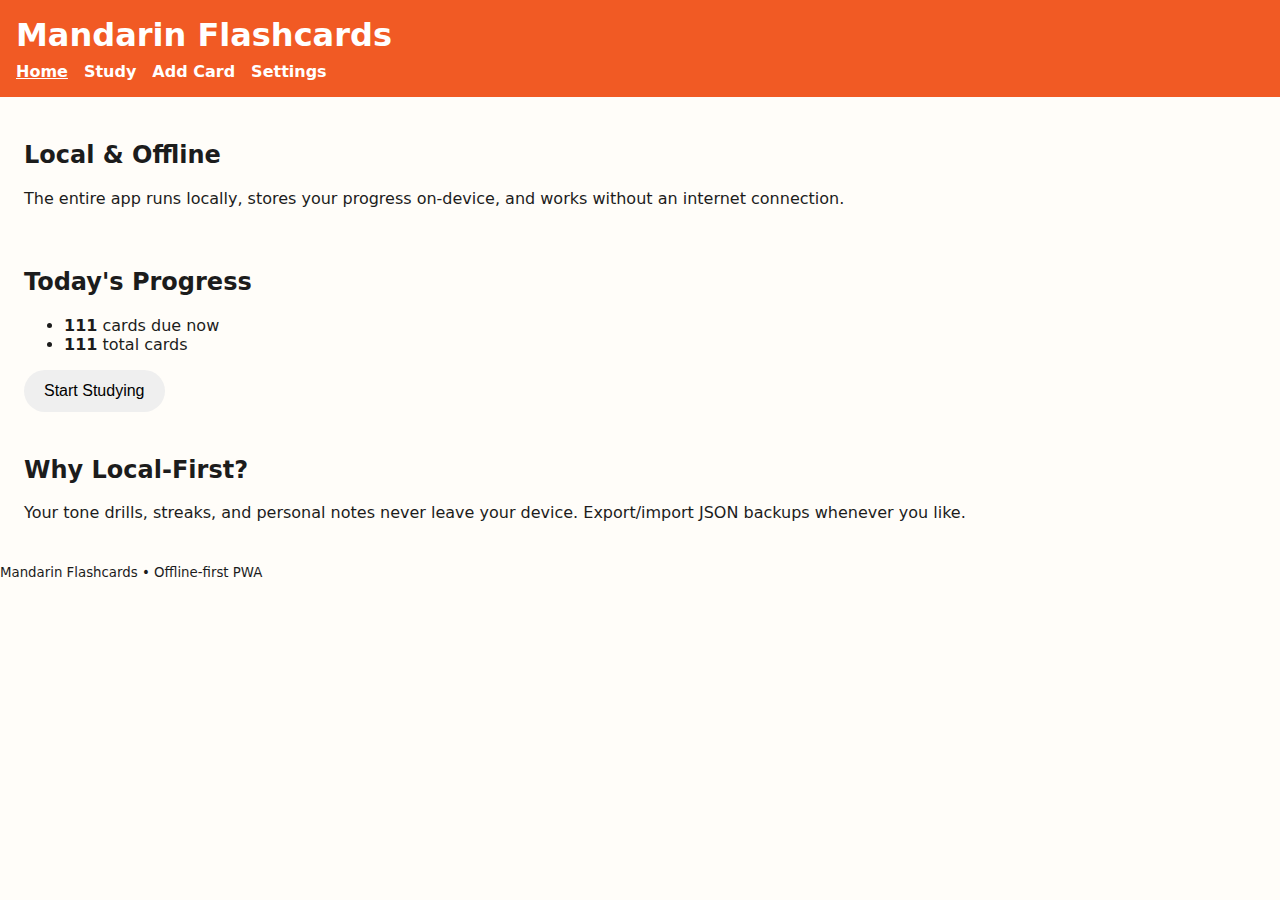
<file: app/index.html>
<!DOCTYPE html>
<html lang="en">
<head>
  <meta charset="UTF-8" />
  <meta name="viewport" content="width=device-width, initial-scale=1.0" />
  <title>Mandarin Flashcards</title>
  <link rel="manifest" href="manifest.webmanifest" />
  <link rel="stylesheet" href="styles.css" />
  <meta name="theme-color" content="#f15a24" />
</head>
<body>
  <header>
    <h1>Mandarin Flashcards</h1>
    <nav>
      <a href="index.html" aria-current="page">Home</a>
      <a href="study.html">Study</a>
      <a href="add.html">Add Card</a>
      <a href="settings.html">Settings</a>
    </nav>
  </header>

  <main>
    <section>
      <h2>Local & Offline</h2>
      <p>The entire app runs locally, stores your progress on-device, and works without an internet connection.</p>
    </section>

    <section id="stats">
      <h2>Today&apos;s Progress</h2>
      <ul>
        <li><strong id="due-count">0</strong> cards due now</li>
        <li><strong id="total-count">0</strong> total cards</li>
      </ul>
      <button id="start-btn">Start Studying</button>
    </section>

    <section>
      <h2>Why Local-First?</h2>
      <p>Your tone drills, streaks, and personal notes never leave your device. Export/import JSON backups whenever you like.</p>
    </section>
  </main>

  <footer>
    <small>Mandarin Flashcards • Offline-first PWA</small>
  </footer>

<script type="module" src="./app.js"></script>

</body>
</html>
</file>
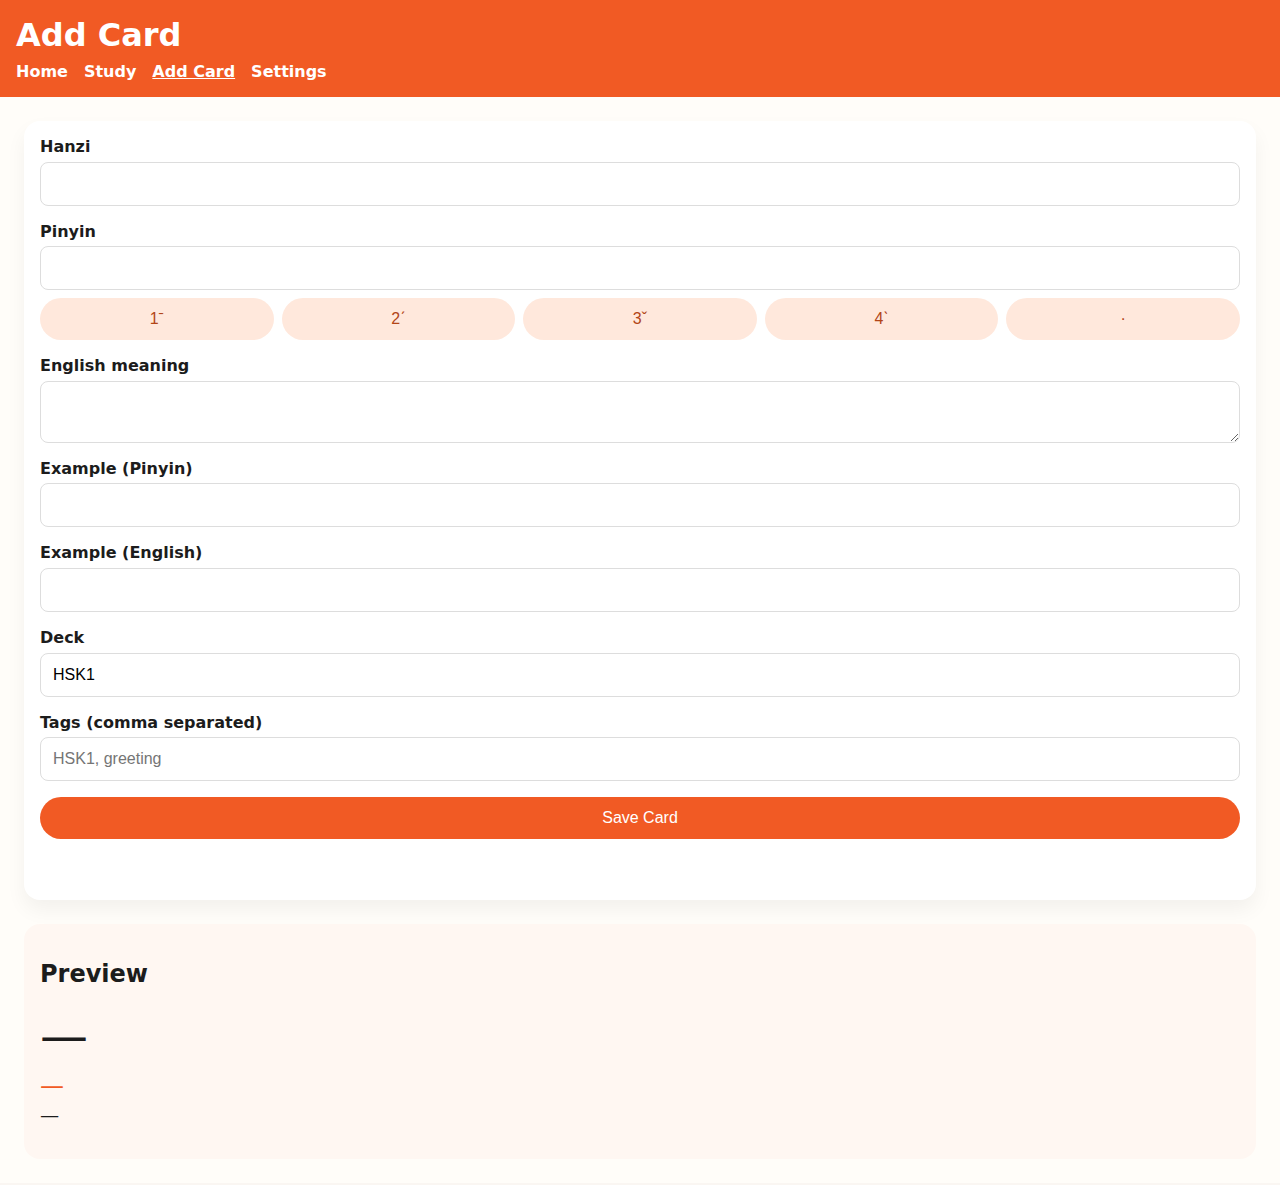
<file: app/add.html>
<!DOCTYPE html>
<html lang="en">
<head>
  <meta charset="UTF-8" />
  <meta name="viewport" content="width=device-width, initial-scale=1.0" />
  <title>Add Card • Mandarin Flashcards</title>
  <link rel="manifest" href="manifest.webmanifest" />
  <link rel="stylesheet" href="styles.css" />
</head>

<body data-page="add">
  <header>
    <h1>Add Card</h1>
    <nav>
      <a href="index.html">Home</a>
      <a href="study.html">Study</a>
      <a href="add.html" aria-current="page">Add Card</a>
      <a href="settings.html">Settings</a>
    </nav>
  </header>

  <main>
    <form id="card-form" class="card-form">
      <label>Hanzi
        <input type="text" name="hanzi" required />
      </label>
      <label>Pinyin
        <div class="tone-input">
          <input type="text" name="pinyin" id="pinyin-field" required />
          <div class="tone-buttons" aria-label="Tone selection">
            <button type="button" data-tone="1">1ˉ</button>
            <button type="button" data-tone="2">2ˊ</button>
            <button type="button" data-tone="3">3ˇ</button>
            <button type="button" data-tone="4">4ˋ</button>
            <button type="button" data-tone="5">·</button>
          </div>
        </div>
      </label>

      <label>English meaning
       <textarea name="english" required></textarea>
      </label>

      <label>Example (Pinyin)
      <input type="text" name="examplePinyin" />
      </label>

      <label>Example (English)
      <input type="text" name="exampleEn" />
      </label>
      <label>Deck
        <input type="text" name="deck" value="HSK1" />
      </label>
      <label>Tags (comma separated)
        <input type="text" name="tags" placeholder="HSK1, greeting" />
      </label>
      <button type="submit" class="primary">Save Card</button>
      <p id="status" class="hint"></p>
    </form>

    <section class="preview">
      <h2>Preview</h2>
      <p class="hanzi" id="preview-hanzi">—</p>
      <p class="pinyin" id="preview-pinyin">—</p>
      <p class="english" id="preview-english">—</p>
    </section>
  </main>

<script type="module" src="./app.js"></script>

</body>
</html>
</file>
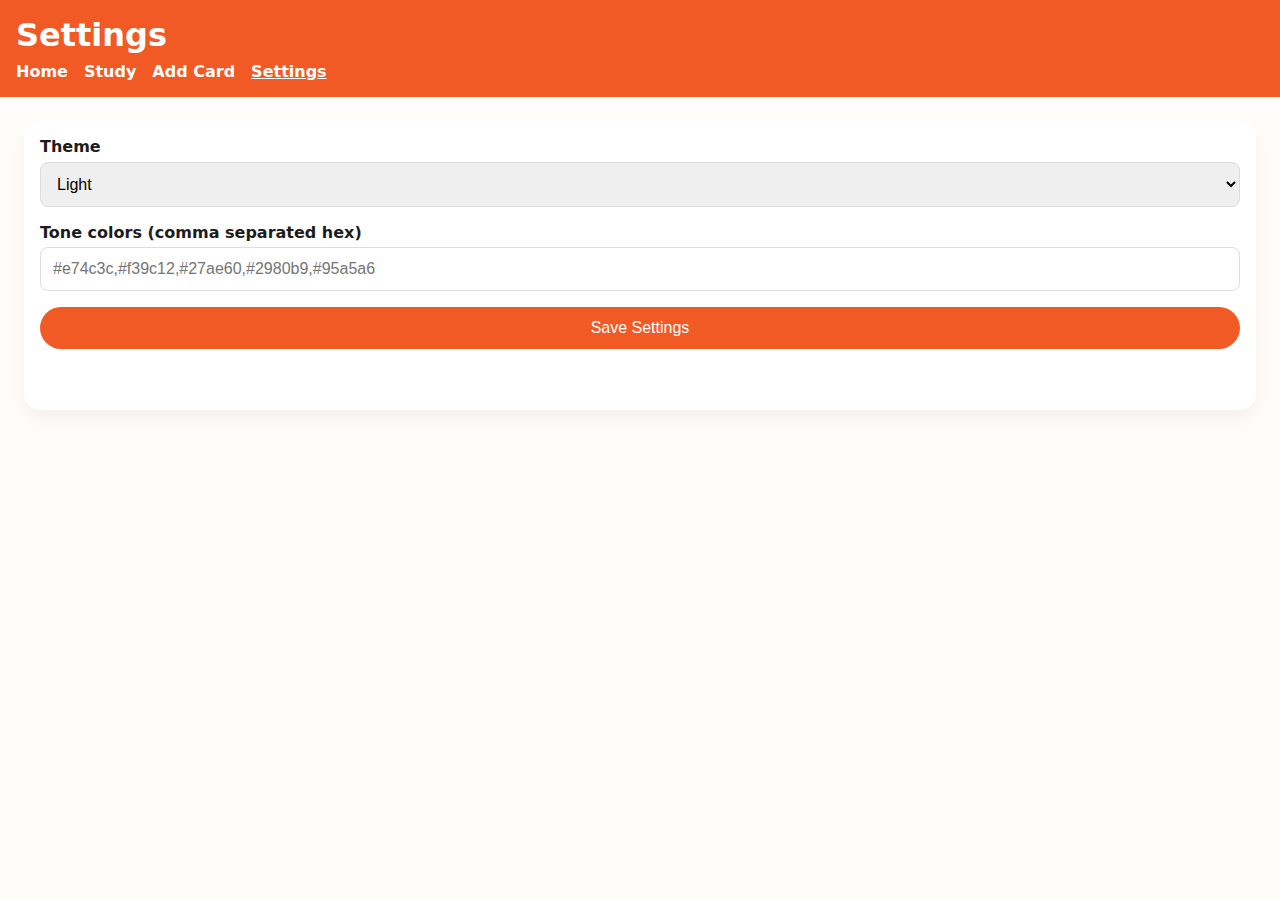
<file: app/settings.html>
<!DOCTYPE html>
<html lang="en">
<head>
  <meta charset="UTF-8" />
  <meta name="viewport" content="width=device-width, initial-scale=1.0" />
  <title>Settings • Mandarin Flashcards</title>
  <link rel="manifest" href="manifest.webmanifest" />
  <link rel="stylesheet" href="styles.css" />
</head>
<body>
  <header>
    <h1>Settings</h1>
    <nav>
      <a href="index.html">Home</a>
      <a href="study.html">Study</a>
      <a href="add.html">Add Card</a>
      <a href="settings.html" aria-current="page">Settings</a>
    </nav>
  </header>

  <main>
    <form id="settings-form" class="card-form">
      <label>Theme
        <select name="theme">
          <option value="light">Light</option>
          <option value="dark">Dark</option>
          <option value="system">System</option>
        </select>
      </label>
      <label>Tone colors (comma separated hex)
        <input type="text" name="toneColors" placeholder="#e74c3c,#f39c12,#27ae60,#2980b9,#95a5a6" />
      </label>
      <button type="submit" class="primary">Save Settings</button>
      <p id="settings-status" class="hint"></p>
    </form>
  </main>

<script type="module" src="./app.js"></script>

</body>
</html>
</file>
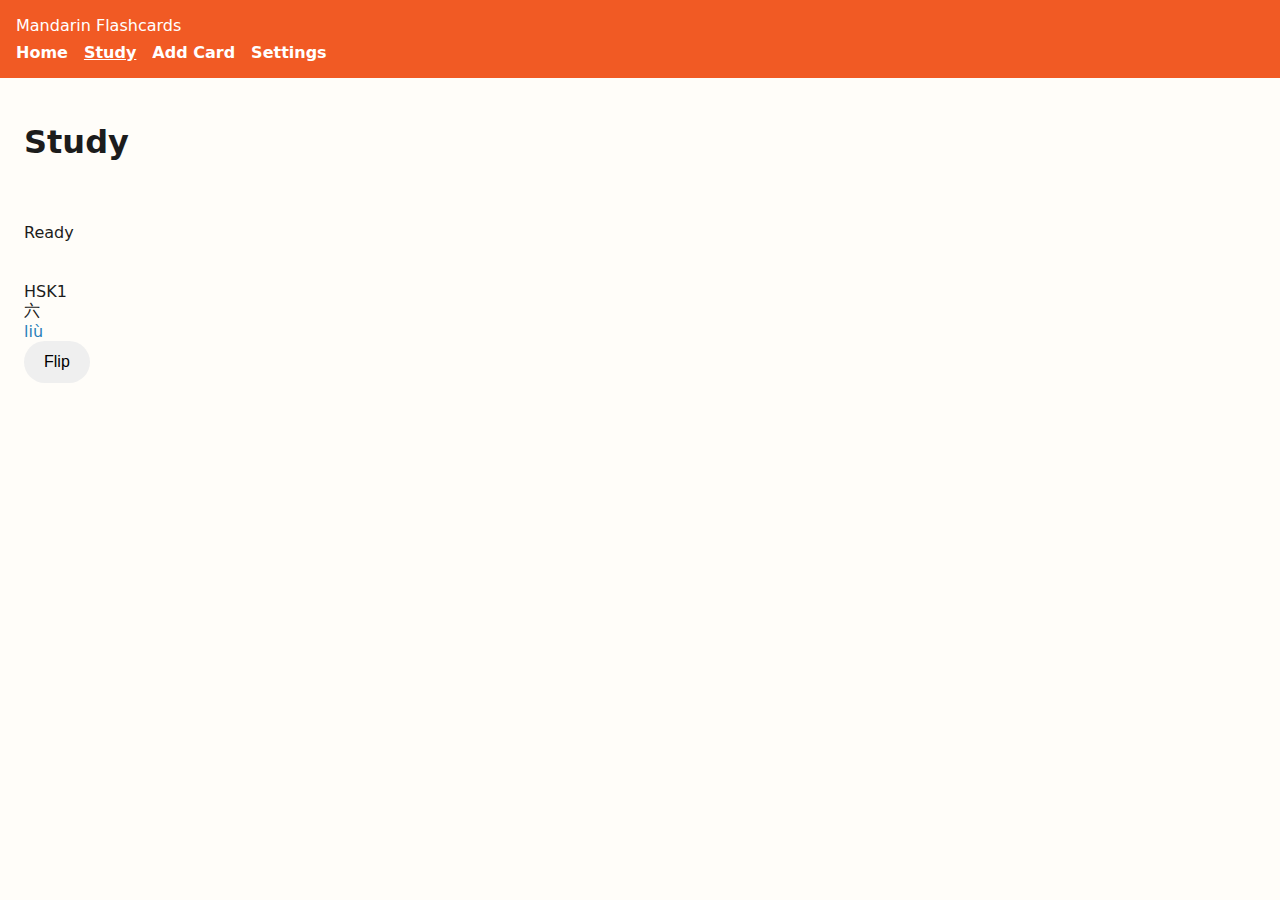
<file: app/study.html>
<!DOCTYPE html>
<html lang="en">
<head>
  <meta charset="UTF-8" />
  <meta name="viewport" content="width=device-width, initial-scale=1.0" />
  <title>Study • Mandarin Flashcards</title>
  <link rel="manifest" href="manifest.webmanifest" />
  <link rel="stylesheet" href="styles.css" />
</head>

<body data-page="study">
  <header class="topbar">
    <div class="brand">Mandarin Flashcards</div>
    <nav class="nav">
      <a href="index.html">Home</a>
      <a href="study.html" aria-current="page">Study</a>
      <a href="add.html">Add Card</a>
      <a href="settings.html">Settings</a>
    </nav>
  </header>

  <main class="container">
    <h1>Study</h1>
    <p data-status>Loading…</p>
    <div id="study-root"></div>
  </main>

  <script type="module" src="./app.js"></script>
</body>
</html>
</file>
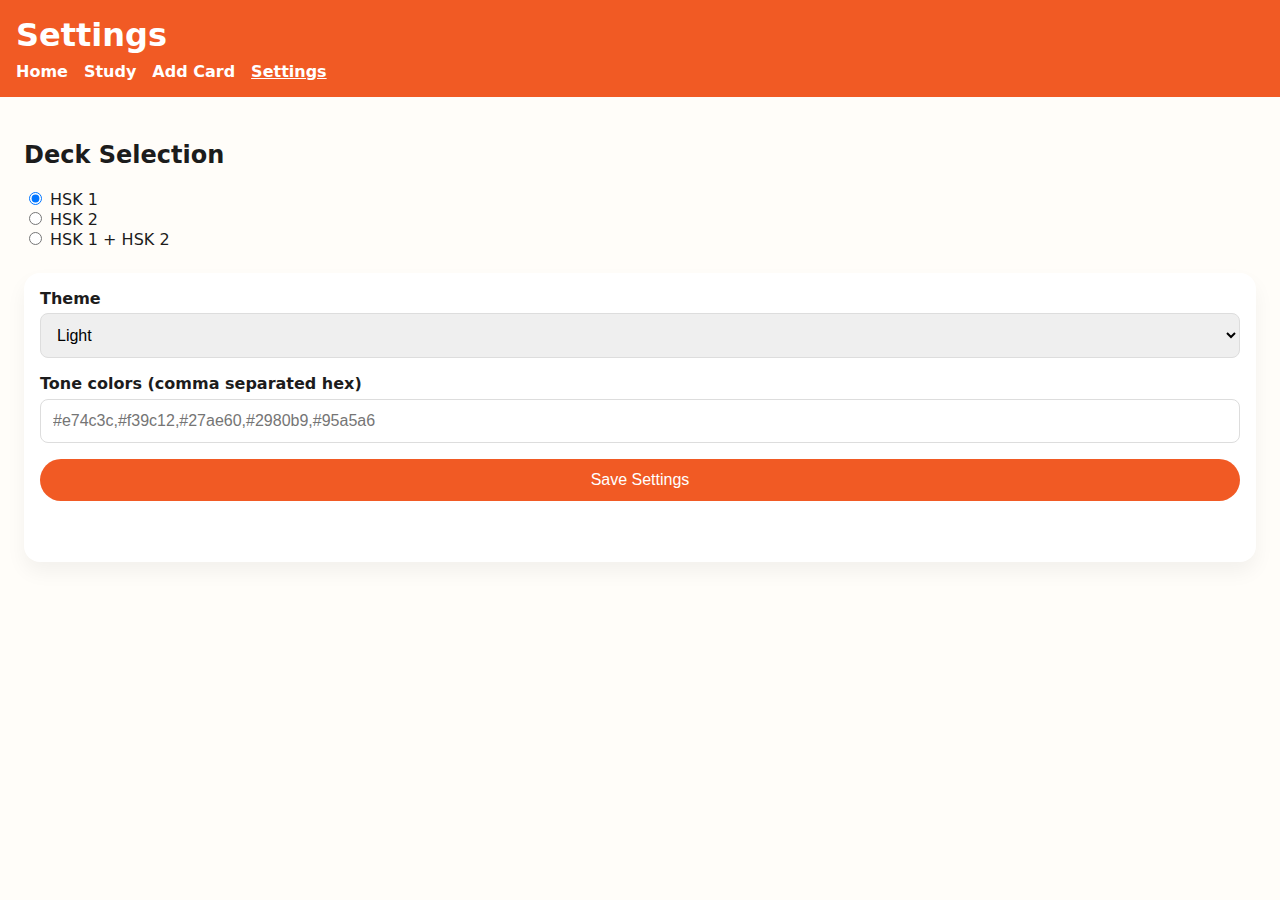
<file: docs/settings.html>
<!DOCTYPE html>
<html lang="en">
<head>
  <meta charset="UTF-8" />
  <meta name="viewport" content="width=device-width, initial-scale=1.0" />
  <title>Settings • Mandarin Flashcards</title>
  <link rel="manifest" href="manifest.webmanifest" />
  <link rel="stylesheet" href="styles.css" />
</head>
<body>
  <header>
    <h1>Settings</h1>
    <nav>
      <a href="index.html">Home</a>
      <a href="study.html">Study</a>
      <a href="add.html">Add Card</a>
      <a href="settings.html" aria-current="page">Settings</a>
    </nav>
  </header>

  <main>
<section>
  <h2>Deck Selection</h2>
  <label>
    <input type="radio" name="deckMode" value="HSK1" checked>
    HSK 1
  </label>
  <br>
  <label>
    <input type="radio" name="deckMode" value="HSK2">
    HSK 2
  </label>
  <br>
  <label>
    <input type="radio" name="deckMode" value="BOTH">
    HSK 1 + HSK 2
  </label>
</section>
    <form id="settings-form" class="card-form">
      <label>Theme
        <select name="theme">
          <option value="light">Light</option>
          <option value="dark">Dark</option>
          <option value="system">System</option>
        </select>
      </label>
      <label>Tone colors (comma separated hex)
        <input type="text" name="toneColors" placeholder="#e74c3c,#f39c12,#27ae60,#2980b9,#95a5a6" />
      </label>
      <button type="submit" class="primary">Save Settings</button>
      <p id="settings-status" class="hint"></p>
    </form>
  </main>

<script type="module" src="./app.js"></script>

</body>
</html>
</file>
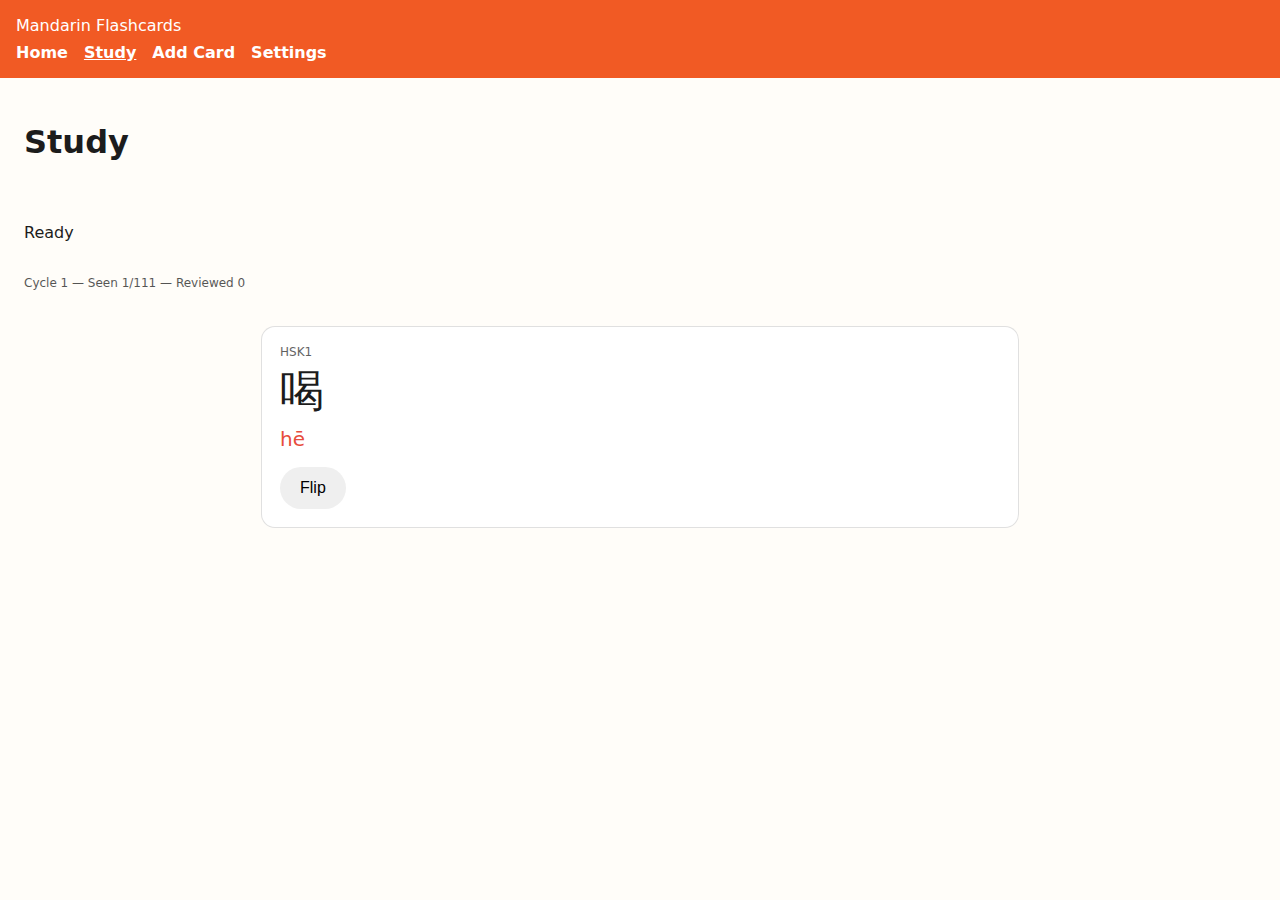
<file: docs/study.html>
<!DOCTYPE html>
<html lang="en">
<head>
  <meta charset="UTF-8" />
  <meta name="viewport" content="width=device-width, initial-scale=1.0" />
  <title>Study • Mandarin Flashcards</title>
  <link rel="manifest" href="manifest.webmanifest" />
  <link rel="stylesheet" href="styles.css" />
</head>

<body data-page="study">
  <header class="topbar">
    <div class="brand">Mandarin Flashcards</div>
    <nav class="nav">
      <a href="index.html">Home</a>
      <a href="study.html" aria-current="page">Study</a>
      <a href="add.html">Add Card</a>
      <a href="settings.html">Settings</a>
    </nav>
  </header>

  <main class="container">
    <h1>Study</h1>
    <p data-status>Loading…</p>
    <p id="card-count" style="font-size: 12px; opacity: 0.75; margin-top: -6px;">&nbsp;</p>
    <div id="study-root"></div>
  </main>

  <script type="module" src="./app.js"></script>
</body>
</html>
</file>
<file: app/styles.css>
:root {
  color-scheme: light dark;
  font-family: 'Inter', 'Segoe UI', system-ui, -apple-system, sans-serif;
  background-color: #faf6f2;
  color: #1c1c1c;
}

body {
  margin: 0;
  min-height: 100vh;
  background: #fffdf9;
  color: #1c1c1c;
}

header {
  background: #f15a24;
  color: #fff;
  padding: 1rem;
}

header h1 {
  margin: 0;
}

nav {
  display: flex;
  gap: 1rem;
  flex-wrap: wrap;
  margin-top: 0.5rem;
}

nav a {
  color: #fff;
  text-decoration: none;
  font-weight: 600;
}

nav a[aria-current='page'] {
  text-decoration: underline;
}

main {
  padding: 1.5rem;
  display: grid;
  gap: 1.5rem;
}

.card {
  border-radius: 1rem;
  background: #fff;
  padding: 1.5rem;
  box-shadow: 0 10px 30px rgba(0, 0, 0, 0.08);
}

.hanzi {
  font-size: 3rem;
  margin: 0.5rem 0;
}

.pinyin {
  font-size: 1.5rem;
  color: #f15a24;
  margin: 0.25rem 0;
}

.english {
  font-size: 1.2rem;
  margin: 0.25rem 0 1rem;
}

.tags {
  display: flex;
  flex-wrap: wrap;
  gap: 0.5rem;
}

.chip {
  background: #ffe8dc;
  padding: 0.25rem 0.75rem;
  border-radius: 999px;
  font-size: 0.85rem;
}

.controls {
  display: flex;
  gap: 1rem;
}

button {
  border: none;
  padding: 0.75rem 1.25rem;
  border-radius: 999px;
  font-size: 1rem;
  cursor: pointer;
}

button.primary {
  background: #f15a24;
  color: #fff;
}

button.secondary {
  background: #ffe8dc;
  color: #b24517;
}

button:disabled {
  opacity: 0.4;
  cursor: not-allowed;
}

.card-form {
  background: #fff;
  padding: 1rem;
  border-radius: 1rem;
  box-shadow: 0 10px 20px rgba(0,0,0,0.05);
  display: grid;
  gap: 1rem;
}

.card-form label {
  display: grid;
  gap: 0.35rem;
  font-weight: 600;
}

.card-form input,
.card-form textarea,
.card-form select {
  border: 1px solid #ddd;
  border-radius: 0.5rem;
  padding: 0.75rem;
  font-size: 1rem;
}

.tone-input {
  display: grid;
  gap: 0.5rem;
}

.tone-buttons {
  display: flex;
  gap: 0.5rem;
}

.tone-buttons button {
  flex: 1;
  background: #ffe8dc;
  color: #b24517;
}

.preview {
  background: #fff7f2;
  padding: 1rem;
  border-radius: 1rem;
}

.hint {
  color: #6c6c6c;
  font-size: 0.9rem;
}

@media (max-width: 600px) {
  nav {
    flex-direction: column;
  }
  .controls {
    flex-direction: column;
  }
}
</file>
<file: docs/styles.css>
:root {
  color-scheme: light dark;
  font-family: 'Inter', 'Segoe UI', system-ui, -apple-system, sans-serif;
  background-color: #faf6f2;
  color: #1c1c1c;
}

body {
  margin: 0;
  min-height: 100vh;
  background: #fffdf9;
  color: #1c1c1c;
}

header {
  background: #f15a24;
  color: #fff;
  padding: 1rem;
}

header h1 {
  margin: 0;
}

nav {
  display: flex;
  gap: 1rem;
  flex-wrap: wrap;
  margin-top: 0.5rem;
}

nav a {
  color: #fff;
  text-decoration: none;
  font-weight: 600;
}

nav a[aria-current='page'] {
  text-decoration: underline;
}

main {
  padding: 1.5rem;
  display: grid;
  gap: 1.5rem;
}

.card {
  border-radius: 1rem;
  background: #fff;
  padding: 1.5rem;
  box-shadow: 0 10px 30px rgba(0, 0, 0, 0.08);
}

.hanzi {
  font-size: 3rem;
  margin: 0.5rem 0;
}

.pinyin {
  font-size: 1.5rem;
  color: #f15a24;
  margin: 0.25rem 0;
}

.english {
  font-size: 1.2rem;
  margin: 0.25rem 0 1rem;
}

.tags {
  display: flex;
  flex-wrap: wrap;
  gap: 0.5rem;
}

.chip {
  background: #ffe8dc;
  padding: 0.25rem 0.75rem;
  border-radius: 999px;
  font-size: 0.85rem;
}

.controls {
  display: flex;
  gap: 1rem;
}

button {
  border: none;
  padding: 0.75rem 1.25rem;
  border-radius: 999px;
  font-size: 1rem;
  cursor: pointer;
}

button.primary {
  background: #f15a24;
  color: #fff;
}

button.secondary {
  background: #ffe8dc;
  color: #b24517;
}

button:disabled {
  opacity: 0.4;
  cursor: not-allowed;
}

.card-form {
  background: #fff;
  padding: 1rem;
  border-radius: 1rem;
  box-shadow: 0 10px 20px rgba(0,0,0,0.05);
  display: grid;
  gap: 1rem;
}

.card-form label {
  display: grid;
  gap: 0.35rem;
  font-weight: 600;
}

.card-form input,
.card-form textarea,
.card-form select {
  border: 1px solid #ddd;
  border-radius: 0.5rem;
  padding: 0.75rem;
  font-size: 1rem;
}

.tone-input {
  display: grid;
  gap: 0.5rem;
}

.tone-buttons {
  display: flex;
  gap: 0.5rem;
}

.tone-buttons button {
  flex: 1;
  background: #ffe8dc;
  color: #b24517;
}

.preview {
  background: #fff7f2;
  padding: 1rem;
  border-radius: 1rem;
}

.hint {
  color: #6c6c6c;
  font-size: 0.9rem;
}

@media (max-width: 600px) {
  nav {
    flex-direction: column;
  }
  .controls {
    flex-direction: column;
  }
}

/* Study page UI polish */
.study-card {
  max-width: 720px;
  margin: 0 auto;
  padding: 18px;
  border: 1px solid rgba(0,0,0,0.12);
  border-radius: 14px;
  background: #fff;
}

.study-deck {
  font-size: 12px;
  opacity: 0.7;
  margin-bottom: 8px;
}

.study-hanzi {
  font-size: 44px;
  margin-bottom: 12px;
  line-height: 1.1;
}

.study-pinyin {
  font-size: 20px;
  margin-bottom: 6px;
}

.study-english {
  font-size: 18px;
  margin-bottom: 14px;
}

.study-example {
  margin-top: 10px;
  padding-top: 10px;
  border-top: 1px solid rgba(0,0,0,0.08);
}

.study-example .ex-py {
  font-size: 16px;
  margin-bottom: 6px;
}

.study-example .ex-en {
  font-size: 14px;
  opacity: 0.8;
}

.study-front-actions {
  margin-top: 16px;
}

.study-back-actions {
  display: flex;
  gap: 12px;
  margin-top: 16px;
  align-items: center;
}

@media (max-width: 640px) {
  .study-back-actions {
    position: sticky;
    bottom: 0;
    background: rgba(255,255,255,0.96);
    padding: 12px 0;
    border-top: 1px solid rgba(0,0,0,0.08);
  }
}
</file>
